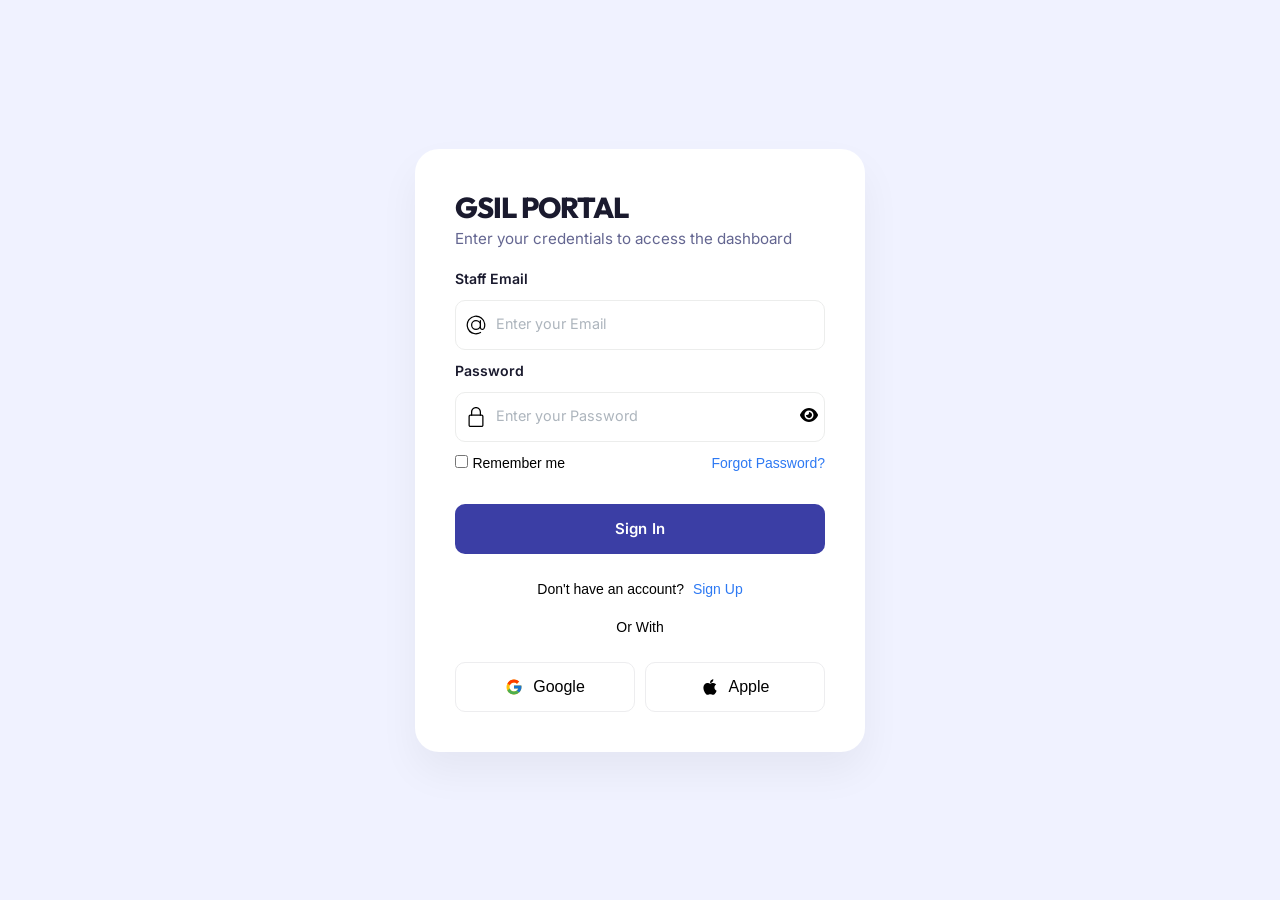
<file: index.html>
<!DOCTYPE html>
<html lang="en">
<head>
    <meta charset="UTF-8">
    <meta name="viewport" content="width=device-width, initial-scale=1.0">
    <link rel="stylesheet" href="styling.css">
    <title>GSIL | Admin Login</title>
    <link rel="preconnect" href="https://fonts.googleapis.com">
    <link rel="preconnect" href="https://fonts.gstatic.com" crossorigin>
    <link href="https://fonts.googleapis.com/css2?family=Inter:wght@400;500;600&family=Outfit:wght@700;800&display=swap" rel="stylesheet">
</head>
<body class="login-body">

<div id="loading-overlay" class="hidden">
    <div class="spinner"></div>
    <p class="loading-text">AUTHENTICATING...</p>
</div>
<form class="form" id="form">
    <div class="form-header">
        <h2>GSIL PORTAL</h2>
        <p>Enter your credentials to access the dashboard</p>
    </div>
    
    <div class="flex-column">
      <label>Staff Email</label>
    </div>
    <div class="inputForm">
        <svg height="20" viewBox="0 0 32 32" width="20" xmlns="http://www.w3.org/2000/svg"><g id="Layer_3" data-name="Layer 3"><path d="m30.853 13.87a15 15 0 0 0 -29.729 4.082 15.1 15.1 0 0 0 12.876 12.918 15.6 15.6 0 0 0 2.016.13 14.85 14.85 0 0 0 7.715-2.145 1 1 0 1 0 -1.031-1.711 13.007 13.007 0 1 1 5.458-6.529 2.149 2.149 0 0 1 -4.158-.759v-10.856a1 1 0 0 0 -2 0v1.726a8 8 0 1 0 .2 10.325 4.135 4.135 0 0 0 7.83.274 15.2 15.2 0 0 0 .823-7.455zm-14.853 8.13a6 6 0 1 1 6-6 6.006 6.006 0 0 1 -6 6z"></path></g></svg>
        <input type="email" class="input" placeholder="Enter your Email" id="email" required>
    </div>
    
    <div class="flex-column">
      <label>Password</label>
    </div>
    <div class="inputForm">
        <svg height="20" viewBox="-64 0 512 512" width="20" xmlns="http://www.w3.org/2000/svg"><path d="m336 512h-288c-26.453125 0-48-21.523438-48-48v-224c0-26.476562 21.546875-48 48-48h288c26.453125 0 48 21.523438 48 48v224c0 26.476562-21.546875 48-48 48zm-288-288c-8.8125 0-16 7.167969-16 16v224c0 8.832031 7.1875 16 16 16h288c8.8125 0 16-7.167969 16-16v-224c0-8.832031-7.1875-16-16-16zm0 0"></path><path d="m304 224c-8.832031 0-16-7.167969-16-16v-80c0-52.929688-43.070312-96-96-96s-96 43.070312-96 96v80c0 8.832031-7.167969 16-16 16s-16-7.167969-16-16v-80c0-70.59375 57.40625-128 128-128s128 57.40625 128 128v80c0 8.832031-7.167969 16-16 16zm0 0"></path></svg>        
        <input type="password" class="input" placeholder="Enter your Password" id="password" required>
        <span id="toggle-password" class="eye-icon2" style="cursor: pointer;">
            <svg viewBox="0 0 576 512" height="1em" xmlns="http://www.w3.org/2000/svg"><path fill="currentColor" d="M288 32c-80.8 0-145.5 36.8-192.6 80.6C48.6 156 17.3 208 2.5 243.7c-3.3 7.9-3.3 16.7 0 24.6C17.3 304 48.6 356 95.4 399.4C142.5 443.2 207.2 480 288 480s145.5-36.8 192.6-80.6c46.8-43.5 78.1-95.4 93-131.1c3.3-7.9 3.3-16.7 0-24.6c-14.9-35.7-46.2-87.7-93-131.1C433.5 68.8 368.8 32 288 32zM144 256a144 144 0 1 1 288 0 144 144 0 1 1 -288 0zm144-64c0 35.3-28.7 64-64 64c-7.1 0-13.9-1.2-20.3-3.3c-5.5-1.8-11.9 1.6-11.7 7.4c.3 6.9 1.3 13.8 3.2 20.7c13.7 51.2 66.4 81.6 117.6 67.9s81.6-66.4 67.9-117.6c-11.1-41.5-47.8-69.4-88.6-71.1c-5.8-.2-9.2 6.1-7.4 11.7c2.1 6.4 3.3 13.2 3.3 20.3z"></path></svg>
        </span>
    </div>
    
    <div class="flex-row">
      <div>
        <input type="checkbox" id="remember">
        <label for="remember">Remember me</label>
      </div>
      <a href="#" class="span">Forgot Password?</a>
    </div>

    <button class="button-submit" type="submit" id="submit-btn">Sign In</button>
    
    <p class="p">Don't have an account? <span class="span">Sign Up</span></p>
    <p class="p line">Or With</p>

    <div class="flex-row">
    <a  class="btn google">
        <svg xmlns="http://www.w3.org/2000/svg" width="18" height="18" viewBox="0 0 48 48">
            <path fill="#FFC107" d="M43.611,20.083H42V20H24v8h11.303c-1.649,4.657-6.08,8-11.303,8c-6.627,0-12-5.373-12-12c0-6.627,5.373-12,12-12c3.059,0,5.842,1.154,7.961,3.039l5.657-5.657C34.046,6.053,29.268,4,24,4C12.955,4,4,12.955,4,24s8.955,20,20,20s20-8.955,20-20C44,22.659,43.862,21.35,43.611,20.083z"></path>
            <path fill="#FF3D00" d="M6.306,14.691l6.571,4.819C14.655,15.108,18.961,12,24,12c3.059,0,5.842,1.154,7.961,3.039l5.657-5.657C34.046,6.053,29.268,4,24,4C16.318,4,9.656,8.337,6.306,14.691z"></path>
            <path fill="#4CAF50" d="M24,44c5.166,0,9.86-1.977,13.409-5.192l-6.19-5.238C29.211,35.091,26.715,36,24,36c-5.202,0-9.619-3.317-11.283-7.946l-6.522,5.025C9.505,39.556,16.227,44,24,44z"></path>
            <path fill="#1976D2" d="M43.611,20.083L43.595,20L42,20H24v8h11.303c-0.792,2.237-2.231,4.166-4.087,5.571c0.001-0.001,0.002-0.001,0.003-0.002l6.19,5.238C36.971,39.205,44,34,44,24C44,22.659,43.862,21.35,43.611,20.083z"></path>
        </svg>
        Google
      </a>

    <a class="btn apple">
        <svg xmlns="http://www.w3.org/2000/svg" width="18" height="18" viewBox="0 0 384 512">
            <path fill="currentColor" d="M318.7 268.7c-.2-36.7 16.4-64.4 50-84.8-18.8-26.9-47.2-41.7-84.7-44.6-35.5-2.8-74.3 20.7-88.5 20.7-15 0-49.4-19.7-76.4-19.7C63.3 141.2 4 184.8 4 273.5q0 39.3 14.4 81.2c12.8 36.7 59 126.7 107.2 125.2 25.2-.6 43-17.9 75.8-17.9 31.8 0 48.3 17.9 76.4 17.9 48.6-.7 90.4-82.5 102.6-119.3-65.2-30.7-61.7-90-61.7-91.9zm-56.6-164.2c27.3-32.4 24.8-61.9 24-72.5-24.1 1.4-52 16.4-67.9 34.9-17.5 19.8-27.8 44.3-25.6 71.9 26.1 2 49.9-11.4 69.5-34.3z"></path>
        </svg>
        Apple
      </a>
</div>
</form>

<script src="js/login.js"></script>
</body>
</html>
</file>
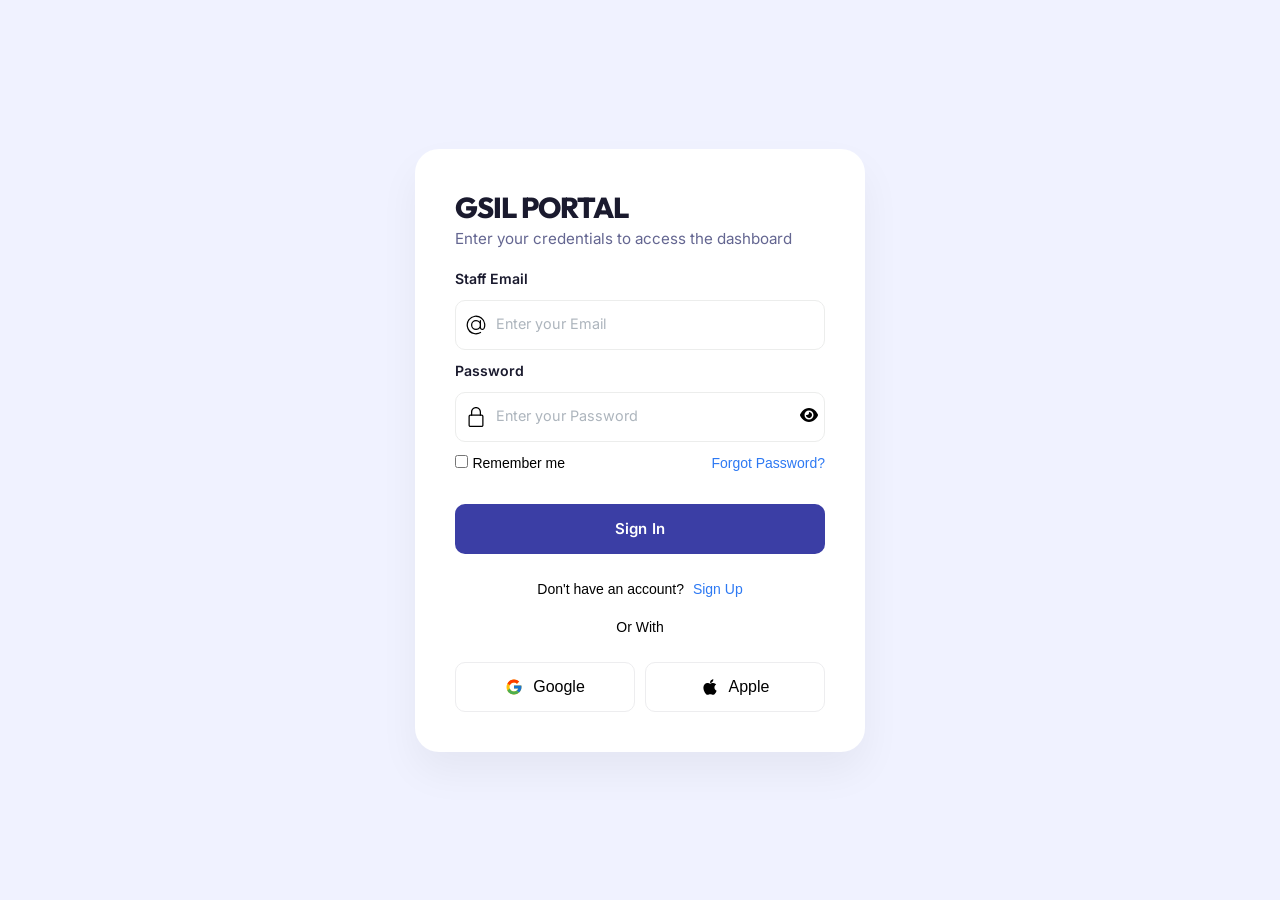
<file: Admin.html>
<!DOCTYPE html>
<html lang="en">
<head>
    <meta charset="UTF-8">
    <meta name="viewport" content="width=device-width, initial-scale=1.0">
    <link rel="stylesheet" href="styling.css">
    <title>GSIL | Admin Dashboard</title>
</head>
<body class="admin-body">
    <div id="loading-overlay" class="hidden">
    <div class="spinner"></div>
    <p class="loading-text">AUTHENTICATING...</p>
    </div>
    <button id="sidebar-toggle" class="sidebar-toggle">
        <svg xmlns="http://www.w3.org/2000/svg" width="24" height="24" viewBox="0 0 24 24" fill="none" stroke="currentColor" stroke-width="2" stroke-linecap="round" stroke-linejoin="round"><line x1="3" y1="12" x2="21" y2="12"></line><line x1="3" y1="6" x2="21" y2="6"></line><line x1="3" y1="18" x2="21" y2="18"></line></svg>
    </button>

    <div class="admin-container">
        <div id="sidebar-overlay" class="sidebar-overlay"></div>

        <aside id="sidebar" class="sidebar">
            <div class="logo-section">
                <div class="logo"><span>GSIL</span> Admin</div>
                <button id="sidebar-close" class="sidebar-close-btn">&times;</button>
            </div>
            <nav>
                <ul>
                    <li class="active">Manage Shipments</li>
                    <li><a href="user.html" style="color:white; text-decoration:none;">View Tracking Page</a></li>
                    <li onclick="logout()" style="margin-top: 20px; color: #ff4d4d; cursor: pointer;">Logout</li>
                </ul>
            </nav>
        </aside>

        <main class="admin-main">
            <header class="admin-header">
                <h1><span class="GSI">GSIL </span> Shipment Management</h1>
                <button id="add-new-btn" class="primary-btn">+ Create New Shipment</button>
            </header>

            <section id="shipment-form-container" class="admin-card hidden">
                <h3 id="form-title">Create Tracking Item</h3>
                <form id="admin-shipment-form">
                    <div class="form-row" style="display: flex; gap: 20px;">
                        <div class="form-group" style="flex: 1;">
                            <label>Shipment ID (Leave blank to autogenerate)</label>
                            <input type="text" id="admin-track-id" placeholder="e.g. GS882930 (Optional)">
                        </div>
                        <div class="form-group" style="flex: 1;">
                            <label>Estimated Delivery Date</label>
                            <input type="date" id="admin-estimated-date">
                        </div>
                    </div>
                    
                    <div class="form-row" style="display: flex; gap: 20px;">
                        <div class="form-group" style="flex:1;">
                            <label>Current Location</label>
                            <input type="text" id="admin-location" placeholder="e.g. Guangzhou, China" >
                        </div>
                        <div class="form-group" style="flex: 1;">
                            <label>Destination</label>
                            <input type="text" id="destination" placeholder="e.g. Lagos, Nigeria" required>
                        </div> 
                        <div class="form-group" style="flex: 1;">
                            <label>Departure Origin</label>
                            <input type="text" id="departure" placeholder="e.g. Guangzhou, China" required>
                        </div>
                    </div>

                    <div class="form-row" style="display:flex; gap:20px;">
                        <div class="form-group" style="flex:1;">
                            <label>Current Status</label>
                            <select id="admin-status">
                                <option value="Shipment Created">Shipment Created</option>
                                <option value="Departure Origin">Departure Origin</option>
                                <option value="In Transit">In Transit</option>
                                <option value="Out for Delivery">Out for Delivery</option>
                                <option value="Delivered">Delivered</option>
                            </select>
                        </div>
                        <div class="form-group" style="flex: 1;" >
                            <label>Date</label>
                            <input type="date" id="date" required>
                        </div>
                        <div class="form-group" style="flex: 1;">
                            <label>Time</label>
                            <input type="time" id="time" required>
                        </div>
                    </div>

                    <div class="form-group">
                        <label>Remarks</label>
                        <textarea id="admin-remarks" rows="3" placeholder="Enter custom notes..."></textarea>
                    </div>

                    <div class="form-actions">
                        <button type="submit" class="save-btn" id="save-btn">Save Shipment</button>
                        <button type="button" id="cancel-btn" class="cancel-btn">Cancel</button>
                    </div>
                </form>
            </section>

            <section class="admin-card">
                <h3>Tracked Items List (Live Cloud)</h3>
                <div class="table-responsive">
                    <table class="admin-table">
                        <thead>
                            <tr>
                                <th>Tracking ID</th>
                                <th>Status</th>
                                <th>Location</th>
                                <th>Actions</th>
                            </tr>
                        </thead>
                        <tbody id="shipment-list-body"></tbody>
                    </table>
                </div>
            </section>
        </main>
    </div>
    <script src="js/admin.js"></script>
</body>
</html>
</file>
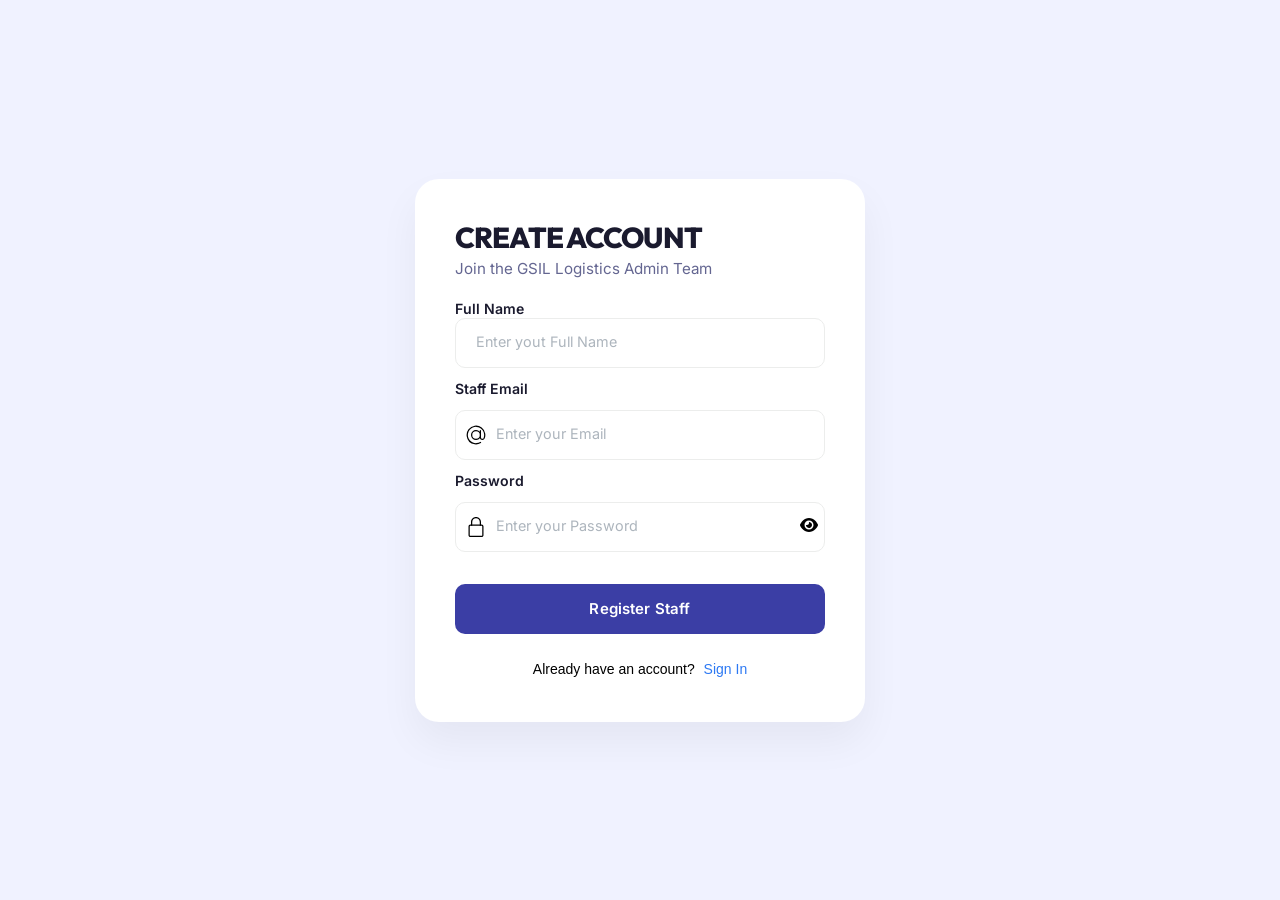
<file: signup.html>
<!DOCTYPE html>
<html lang="en">
<head>
    <meta charset="UTF-8">
    <meta name="viewport" content="width=device-width, initial-scale=1.0">
    <meta name="Author" content="Abimbola Daniel">
    <meta name="description" content="Sign Up page for Admin and Staff">
    <link rel="stylesheet" href="styling.css">
    <link href="https://fonts.googleapis.com/css2?family=Inter:wght@400;600&family=Outfit:wght@700;800&display=swap" rel="stylesheet">
    <title>Sign-Up Page</title>
</head>
<body class="login-body">

<div id="loading-overlay" class="hidden">
    <div class="spinner"></div>
    <p class="loading-text">CREATING ACCOUNT...</p>
</div>
<form class="form" id="signup-form">
    <div class="form-header">
        <h2>CREATE ACCOUNT</h2>
        <p>Join the GSIL Logistics Admin Team</p>
    </div>
    <div class="flex-column">
        <label for="Name">Full Name</label>
        <div class="inputForm">
            <input type="text" class="input" placeholder="Enter yout Full Name" id="FullName" required>
        </div>
    </div>
    <div class="flex-column">
      <label>Staff Email</label>
    </div>
    <div class="inputForm">
        <svg height="20" viewBox="0 0 32 32" width="20" xmlns="http://www.w3.org/2000/svg"><g id="Layer_3" data-name="Layer 3"><path d="m30.853 13.87a15 15 0 0 0 -29.729 4.082 15.1 15.1 0 0 0 12.876 12.918 15.6 15.6 0 0 0 2.016.13 14.85 14.85 0 0 0 7.715-2.145 1 1 0 1 0 -1.031-1.711 13.007 13.007 0 1 1 5.458-6.529 2.149 2.149 0 0 1 -4.158-.759v-10.856a1 1 0 0 0 -2 0v1.726a8 8 0 1 0 .2 10.325 4.135 4.135 0 0 0 7.83.274 15.2 15.2 0 0 0 .823-7.455zm-14.853 8.13a6 6 0 1 1 6-6 6.006 6.006 0 0 1 -6 6z"></path></g></svg>
        <input type="email" class="input" placeholder="Enter your Email" id="email" required>
    </div>
    
    <div class="flex-column">
      <label>Password</label>
    </div>
    <div class="inputForm">
        <svg height="20" viewBox="-64 0 512 512" width="20" xmlns="http://www.w3.org/2000/svg"><path d="m336 512h-288c-26.453125 0-48-21.523438-48-48v-224c0-26.476562 21.546875-48 48-48h288c26.453125 0 48 21.523438 48 48v224c0 26.476562-21.546875 48-48 48zm-288-288c-8.8125 0-16 7.167969-16 16v224c0 8.832031 7.1875 16 16 16h288c8.8125 0 16-7.167969 16-16v-224c0-8.832031-7.1875-16-16-16zm0 0"></path><path d="m304 224c-8.832031 0-16-7.167969-16-16v-80c0-52.929688-43.070312-96-96-96s-96 43.070312-96 96v80c0 8.832031-7.167969 16-16 16s-16-7.167969-16-16v-80c0-70.59375 57.40625-128 128-128s128 57.40625 128 128v80c0 8.832031-7.167969 16-16 16zm0 0"></path></svg>        
        <input type="password" class="input" placeholder="Enter your Password" id="password" required>
        <span id="toggle-password" class="eye-icon2" style="cursor: pointer;">
            <svg viewBox="0 0 576 512" height="1em" xmlns="http://www.w3.org/2000/svg"><path fill="currentColor" d="M288 32c-80.8 0-145.5 36.8-192.6 80.6C48.6 156 17.3 208 2.5 243.7c-3.3 7.9-3.3 16.7 0 24.6C17.3 304 48.6 356 95.4 399.4C142.5 443.2 207.2 480 288 480s145.5-36.8 192.6-80.6c46.8-43.5 78.1-95.4 93-131.1c3.3-7.9 3.3-16.7 0-24.6c-14.9-35.7-46.2-87.7-93-131.1C433.5 68.8 368.8 32 288 32zM144 256a144 144 0 1 1 288 0 144 144 0 1 1 -288 0zm144-64c0 35.3-28.7 64-64 64c-7.1 0-13.9-1.2-20.3-3.3c-5.5-1.8-11.9 1.6-11.7 7.4c.3 6.9 1.3 13.8 3.2 20.7c13.7 51.2 66.4 81.6 117.6 67.9s81.6-66.4 67.9-117.6c-11.1-41.5-47.8-69.4-88.6-71.1c-5.8-.2-9.2 6.1-7.4 11.7c2.1 6.4 3.3 13.2 3.3 20.3z"></path></svg>
        </span>
    </div>
    
    <button class="button-submit" type="submit" id="submit-btn">Register Staff</button>
    
    <p class="p">Already have an account? <a href="index.html" class="span">Sign In</a></p>
    
</div>
</form>



<script type="text/javascript" src="js/signup.js"></script>
</body>
</html>
</file>
<file: styling.css>
* {
    padding: 0;
    box-sizing: border-box;
    margin: 0;
    font-family: 'Segoe UI', Roboto, Helvetica, Arial, sans-serif;
}

:root {
    --primary-blue: #3B3EA5;  
    --hover-blue: #1E1B9E;
    --primary-green: #22C55E;
    --hover-green: #1A9F4B;
    --primary-red: #EF4444;
    --hover-red: #D63030;
    --primary-yellow: #FFCC2A;
    --hover-yellow: #E6B800;
    --light-blue-bg: #F0F2FF; 
    --text-dark: #1A1A2E;          
    --text-muted: #646691;   
    --border: #D8DAF0;
}

.trackingPage{
    margin: 0 auto;
    width: 100%;
    min-height: 100vh;
    padding:  50px;
    display: flex;
    align-items: center;
    flex-direction: column;
}


#map-hero {
    width: 80vw;       
    height: 600px;      
    display: block; 
}
.content-wrapper {
    display: flex;
    flex-direction: column;
    align-items: center;
    width: 100%;
    max-width: 700px;
}
#track, .trackingcard h2 {
    font-family: 'Segoe UI', Tahoma, Geneva, Verdana, sans-serif;
    letter-spacing: -0.5px; 
    color: var(--text-dark);
}

#track-form{
    display: flex;
    flex-direction: column;
    align-items: start;
    justify-content: center ;
    gap: 1em;
    margin-bottom: 80px;
}
.input-div{
    display: flex;
    justify-content: center;
    align-items: center;
    gap: 1em;
}
#track{
    color: black;
    font-size: 1.6rem;
    font-weight: 900;
   
}
#Number{
    padding: 13px 20px;
    border-radius: 12px;
    border: 1px solid var(--border);
    outline: none;
    transition: border-color 0.3s ease;
}

#Number:focus {
    border-color: var(--primary-blue);
}

#track-btn{
    padding: 13px 23px;
     background-color: var(--primary-blue);
     color: white;
     font-size: 1rem;
     font-weight: 600;
     border: none;
     cursor: pointer;
     transition: all 0.3s ease;
     border-radius: 12px;
}
#track-btn:hover {
    background-color: var(--hover-blue);
    transform: translateY(-2px);
    box-shadow: 0 4px 12px rgba(59, 62, 165, 0.2);
}
#track-btn:active {
    transform: translateY(0);
    box-shadow: 0 2px 6px rgba(59, 62, 165, 0.2);
}
.hidden{
    display: none !important;
   
}
.reveal {
    display: block;
    width: 67vw;
    max-width: 1200px;
    margin-top: 30px;
    background-color: white;
    border-radius: 12px;
    padding: 15px;
}

.trackingcard {
    background-color: white;
}

.timeline-container {
    position: relative;
    padding-left: 40px;
    margin-top: 20px;
}

.timeline-container::before {
   display: none;
}
.timeline-item {
    position: relative;
    margin-bottom: 30px;
    display: flex;
    flex-direction: column;
}

.timeline-item::after {
    content: '';
    position: absolute;
    left: -28px; 
    margin-left: 7px; 
    top: 21px;     
    bottom: -35px;
    width: 2px;
    background: var(--primary-yellow); 
    z-index: 1;
}

.timeline-item.done::after {
    background: var(--primary-yellow);
}

.timeline-item:last-child::after {
    display: none;
}
.timeline-dot {
    position: absolute;
    left: -28px;
    top: 5px;
    width: 16px;
    height: 16px;
    border-radius: 50%;
    background: var(--primary-blue);
    border: 3px solid #fff;
    box-shadow: 0 0 0 2px var(--primary-blue);
    z-index: 2;
}

.timeline-dot.dot-red {
    background-color: var(--primary-red);
    box-shadow: 0 0 0 2px var(--primary-red)
}

.timeline-dot.dot-yellow {
    background-color: var(--primary-yellow); 
    box-shadow: 0 0 0 2px var(--primary-yellow);
}

.timeline-dot.dot-green {
    background-color: var(--primary-green); 
    box-shadow: 0 0 0 2px var(--primary-green);
}


.timeline-dot {
    border: 3px solid #fff;
}

.timeline-item.pending .timeline-dot {
    background: #fff;
    box-shadow: 0 0 0 2px var(--border);
}

.timeline-content h4 {
    margin: 0;
    font-size: 1rem;
    color: var(--text-dark);
}


.timeline-meta {
    margin: 2px 0;
    font-size: 0.85rem;
    color: var(--text-dark);
    font-weight: 600;
}

.timeline-remark {
    margin-top: 4px;
    font-size: 0.8rem;
    color: var(--text-muted);
    font-style: italic;
}


.timeline-item:last-child {
    margin-bottom: 0;
}

.timeline-item:last-child::after {
    display: none;
}
.status_container{
    flex: 1;
    min-width: 250px;
    padding: 25px;
    border: 1px solid var(--border);
    height: fit-content;
    border-radius: 12px;
    background-color: var(--light-blue-bg);
}

.result-box{
    display: flex;
    align-items: center;
    gap: 5em;
}

.foot{
    color: var(--primary-blue);
    text-align: center;
    margin-top: 30px;
}
.GS{
    color: var(--primary-blue);
}
.est-delivery-box{
    margin-top: 60px;
    padding: 15px;
    background: #fffbe6;
    border-radius: 8px;
    border: 1px solid #ffe58f;
    display: flex;
    /* justify-content: center; */
    /* align-items: center;
 */
}
.Expect-Date {
    color: var(--text-dark);
    font-weight: 700;
    font-family: 'Inter' sans-serif;
    font-size: 1.2rem;
}
.link-back{
    margin-top: 58px;
    padding: 10px;
}
.back{
    text-decoration: none;
    background-color: var(--primary-green);
    color: white;
    padding: 12px 20px;
    border-radius: 8px;
    border: none;
    cursor: pointer;
}
.back:hover{
    background-color: var(--hover-green);
    transform: translateY(-2px);
    box-shadow: 0 4px 12px rgba(59, 62, 165, 0.2);
}


#loading-overlay {
    position: fixed;
    top: 0;
    left: 0;
    width: 100%;
    height: 100%;
    background: rgba(255, 255, 255, 0.7); 
    backdrop-filter: blur(8px); 
    display: flex;
    flex-direction: column;
    justify-content: center;
    align-items: center;
    z-index: 9999;
    transition: opacity 0.3s ease;
}

.spinner {
    width: 50px;
    height: 50px;
    border: 5px solid rgba(0, 102, 255, 0.1);
    border-top: 5px solid #0066ff; 
    border-radius: 50%;
    animation: spin 1s linear infinite;
}

.loading-text {
    margin-top: 15px;
    font-family: 'Inter', sans-serif;
    font-weight: 600;
    color: #0066ff;
    letter-spacing: 1px;
}

@keyframes spin {
    0% { transform: rotate(0deg); }
    100% { transform: rotate(360deg); }
}



/*Login Page */
.login-body {
    background: var(--light-blue-bg);
    height: 100vh;
    display: flex;
    align-items: center;
    justify-content: center;
}



.form {
  display: flex;
  flex-direction: column;
  gap: 12px;
  background-color: #ffffff;
  padding: 40px;
  width: 450px;
  border-radius: 24px;
  box-shadow: 0 20px 40px rgba(0, 0, 0, 0.05);
  font-family: 'Inter', sans-serif;
}

::placeholder {
  font-family: 'Inter', sans-serif;
  color: #adb5bd;
  font-size: 0.9rem;
}

.form-header{
    display: flex;
    flex-direction: column;
    align-items: start;
    margin-bottom: 10px;
}
.form-header h2{
    font-family: 'Outfit', sans-serif;
    font-weight: 800;
    font-size: 1.8rem;
    letter-spacing: -0.03em; 
    color: var(--text-dark);
    margin-bottom: 4px;

}
.form-header p{
   font-family: 'Inter', sans-serif;
    color: var(--text-muted);
    font-size: 0.95rem;
    font-weight: 400;
}

.form button {
  align-self: flex-end;
}

.flex-column > label {
  font-family: 'Inter', sans-serif;
  color: var(--text-dark);
  font-size: 0.88rem;
  font-weight: 600;
  margin-bottom: 6px;
}

.inputForm {
  border: 1.5px solid #ecedec;
  border-radius: 10px;
  height: 50px;
  display: flex;
  align-items: center;
  padding-left: 10px;
  transition: 0.2s ease-in-out;
}

.input {
  margin-left: 10px;
  border-radius: 10px;
  border: none;
  width: 85%;
  height: 100%;
}

.input:focus {
  outline: none;
}

.inputForm:focus-within {
  border: 1.5px solid #2d79f3;
}

.flex-row {
  display: flex;
  flex-direction: row;
  align-items: center;
  gap: 10px;
  justify-content: space-between;
}

.flex-row > div > label {
  font-size: 14px;
  color: black;
  font-weight: 400;
}

.span {
  font-size: 14px;
  margin-left: 5px;
  color: #2d79f3;
  font-weight: 500;
  cursor: pointer;
  text-decoration: none;
}

.span:hover{
    color: var(--primary-red);
    transform: translateY(-2px);
}
.button-submit {
  margin: 20px 0 10px 0;
  background-color: var(--primary-blue);
  border: none;
  color: white;
  font-size: 15px;
  border-radius: 10px;
  height: 50px;
  width: 100%;
  cursor: pointer;
  font-family: 'Inter', sans-serif;
  font-weight: 600;
  letter-spacing: 0.01em;
  text-transform: none;
}

.button-submit:hover {
    background-color: var(--hover-blue);
    transform: translateY(-2px);
}

.p {
  text-align: center;
  color: black;
  font-size: 14px;
  margin: 5px 0;
}

.btn {
  margin-top: 10px;
  width: 100%;
  height: 50px;
  border-radius: 10px;
  display: flex;
  justify-content: center;
  align-items: center;
  font-weight: 500;
  gap: 10px;
  border: 1px solid #ededef;
  background-color: white;
  cursor: pointer;
  transition: 0.2s ease-in-out;
}

.btn:hover {
  border: 1px solid var(--primary-blue);
  ;
}

/*Admin Page */
.admin-body {
    background-color: #f8f9ff;
    overflow-x: hidden;
}

.admin-container {
    display: flex;
    min-height: 100vh;
    width: 100%;
}

.sidebar {
    width: 260px;
    background: var(--text-dark);
    color: white;
    padding: 40px 20px;
    flex-shrink: 0;
    transition: left 0.3s ease;
    z-index: 1000;
    display: block;
}
.logo-section {
    display: flex;
    justify-content: space-between;
    align-items: center;
    margin-bottom: 40px;
}

.sidebar .logo {
    font-size: 1.4rem;
    font-weight: 800;
}

.sidebar ul {
    list-style: none;
}

.sidebar li {
    padding: 12px 15px;
    margin-bottom: 8px;
    border-radius: 8px;
    cursor: pointer;
    transition: background 0.3s;
}

.sidebar li:hover {
    background: rgba(255, 255, 255, 0.1);
}

.sidebar li.active {
    background: var(--primary-blue);
}

/* Hide mobile-only elements on Desktop */
.sidebar-toggle, 
.sidebar-close-btn, 
.sidebar-overlay {
    display: none;
}

.admin-main {
    flex: 1;
    padding: 40px;
    background: #f8f9ff;
    min-width: 0;
}

.admin-header {
    display: flex;
    justify-content: space-between;
    align-items: center;
    margin-bottom: 30px;
    width: 100%;
}

.admin-card {
    background: white;
    padding: 30px;
    border-radius: 12px;
    margin-bottom: 30px;
    border: 1px solid var(--border);
}


.form-row {
    display: flex;
    gap: 20px;
}

.form-group {
    margin-bottom: 20px;
    display: flex;
    flex-direction: column;
}

.form-group input, .form-group select, .form-group textarea {
    padding: 12px;
    border: 1px solid var(--border);
    border-radius: 8px;
    outline: none;
}


.table-responsive {
    width: 100%;
    overflow-x: auto;
}

.admin-table {
    width: 100%;
    border-collapse: collapse;
}

.admin-table th {
    text-align: left;
    padding: 15px;
    background: #f4f6ff;
    color: var(--text-muted);
}

.admin-table td {
    padding: 15px;
    border-bottom: 1px solid var(--border);
}

/* Buttons & Hovers */
.primary-btn, .save-btn {
    background-color: var(--primary-blue);
    color: white;
    padding: 12px 24px;
    border: none;
    border-radius: 8px;
    cursor: pointer;
    font-weight: 600;
    transition: all 0.3s;
}
.save-btn{
    background-color: var(--primary-green);
}
.save-btn:hover{
    background-color: var(--hover-green);
    transform: translateY(-2px);
}
.primary-btn:hover {
    background-color: var(--hover-blue);
    transform: translateY(-2px);
}

.cancel-btn {
    background: var(--primary-red);
    color: white;
    border: none;
    padding: 12px 25px;
    border-radius: 8px;
    cursor: pointer;
}

.cancel-btn:hover{
    background-color: var(--hover-red);
    transform: translateY(-2px);
}
.edit-btn { 
    color: white;
    background-color: var(--primary-yellow); 
     border: none; 
    cursor: pointer; 
    border-radius: 8px;
    padding: 12px 20px;
    font-weight: 700; 
    margin-right: 15px; 
}
.edit-btn:hover{
    background-color: var(--hover-yellow);
}
.delete-btn { 
    color: white;
    background: var(--primary-red);
    padding: 12px 20px; 
    border: none; 
    cursor: pointer; 
    font-weight: 700; 
    border-radius: 8px;
}
.delete-btn:hover{
    background-color: var(--hover-red);
    transform: translateY(-2px);
}
.form-actions{
    display: flex;
    gap: 2em;
}

@media (max-width: 992px) {
    .sidebar-toggle {
        display: block;
    }

    .sidebar {
        position: fixed;
        left: -260px; 
        top: 0;
        height: 100vh;
        z-index: 1000;
        background: var(--text-dark);
    }

    .sidebar.active {
        left: 0; 
    }

    .sidebar-close-btn {
        display: block;
    }

    .logo-section {
        display: flex;
        justify-content: space-between;
        align-items: center;
    }

    .admin-main {
        padding: 20px;
        padding-top: 80px; 
    }
}

@media (max-width: 768px) {
    .content-wrapper{
        padding: 10px;
        max-width: 100%;
    }
    .result-box{
        display: flex;
        flex-direction: column;
        align-items: flex-start; 
        gap: 2rem; 
        width: 100%;
        padding: 0;
    }
    .trackingPage{
        padding: 10px;
        align-items: flex-start;
        margin: 0;
    }
    .trackingcard {
        display: flex;
        flex-direction: column;
        align-items: flex-start; 
        padding: 10px;
        text-align: left;
    }
    .status_container {
        width: 100%; 
        max-width: 400px; 
        margin-left: 0;
    }
    .result-box{
        gap: 3em;
    }
    .reveal{
        box-shadow: none;
        border: none;
        max-width: 900px;
    }
    .status_container{
        width: 100%;
    }
    .timeline-container{
        padding-left: 0;
        width: 100%;
        text-align: left;
    }
    #track-form{
        width: 100%;
    }
    .input-div{
        width: 100%;
        display: flex;
        flex-direction: column;
    }
    #Number, #track-btn{
        width: 100%;
    }
    #track-btn{
       font-size: 1.7rem;
    }

    .admin-header {
        flex-direction: column;
        align-items: flex-start;
        gap: 15px;
    }
    .form{
        border-radius: none;
    }
    .est-delivery-box{
        padding: 10px 25px;
        width: auto;
    }
    .sidebar-toggle {
        display: block;
        position: fixed;
        top: 15px;
        left: 15px;
        z-index: 1100;
        background: var(--primary-blue);
        color: white;
        border: none;
        padding: 10px;
        border-radius: 6px;
        cursor: pointer;
    }

    .sidebar-toggle:hover{
        background-color: var(--hover-blue);
    }
    .sidebar.active ~ .sidebar-toggle {
        display: none;
    }

    .sidebar {
        position: fixed;
        left: -260px; 
        top: 0;
        height: 100vh;
        z-index: 1200;
        transition: left 0.3s ease-in-out;
    }

    .sidebar.active {
        left: 0; 
    }

    .sidebar-close-btn {
    background-color: var(--primary-blue); 
    color: white;
    border: none;
    padding: 10px; 
    border-radius: 6px; 
    cursor: pointer;
    font-size: 1.9rem; 
    line-height: 1;
    width: 44px; 
    height: 44px;
    display: flex;
    align-items: center;
    justify-content: center;
    transition: background 0.3s ease;
    }

    .sidebar-close-btn:hover {
    background-color: var(--hover-blue);
    }

    .sidebar-overlay {
        position: fixed;
        top: 0;
        left: 0;
        width: 100%;
        height: 100%;
        background: rgba(0, 0, 0, 0.5);
        z-index: 1150;
    }
    .primary-btn {
        width: 100%;
    }

    .form-row {
        flex-direction: column;
        gap: 0;
    }

    .form-actions {
        display: flex;
        flex-direction: column;
        gap: 2em;
    }
    .admin-card{
        padding: 10px;
    }
    .edit-btn, .delete-btn{
        padding: 8px 16px;
        margin: 7px;
    }
    .cancel-btn {
        margin-left: 0;
    }
    
    #map-hero {
        height: 350px;
        width: 100%;
        padding: 10px;
    }
    .trackingPage{
        padding: 10px;
    }
    .form{
        border-radius: 0px;
    }
}
</file>
